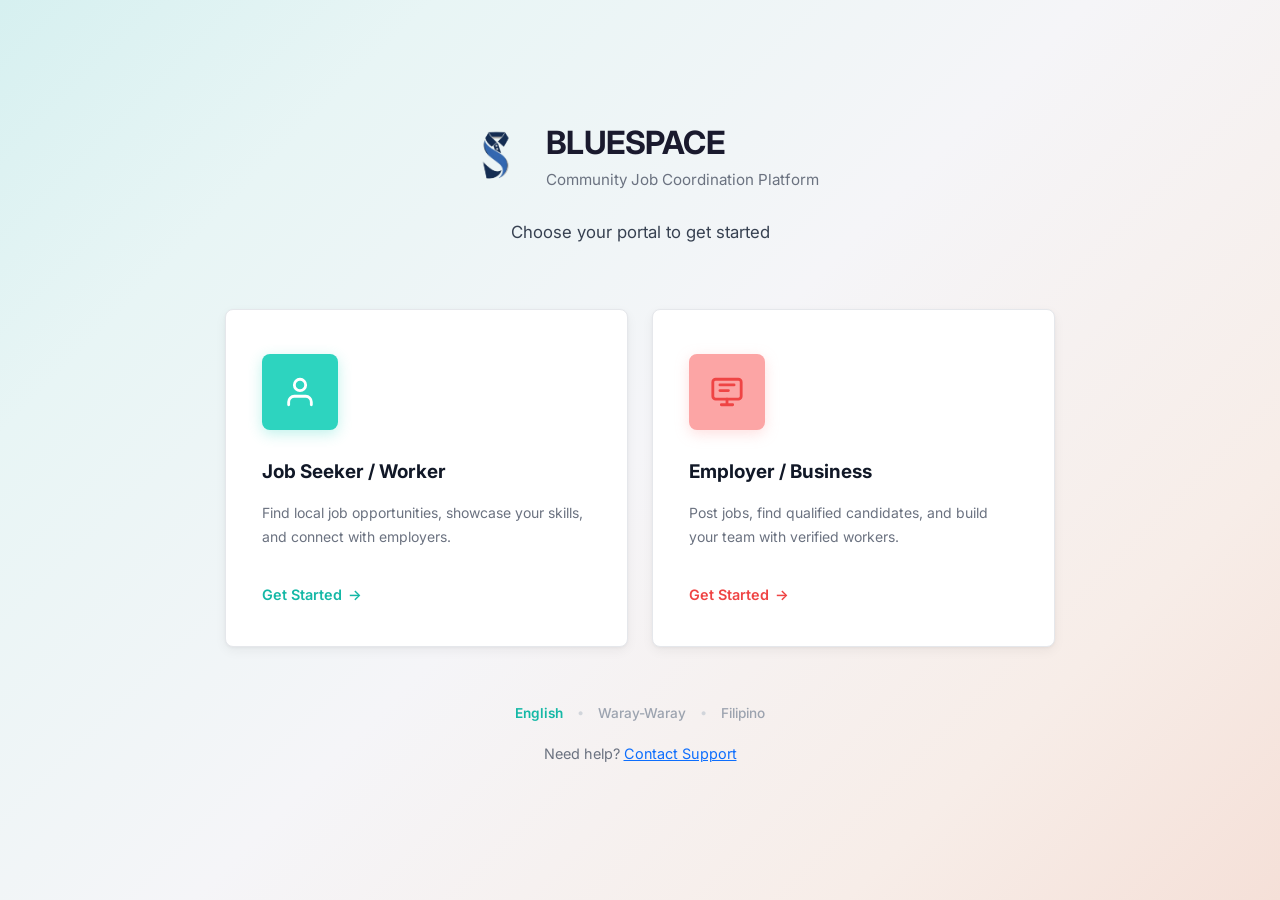
<file: index.html>
<!DOCTYPE html>
<html lang="en">

<head>
  <meta charset="UTF-8" />
  <meta name="viewport" content="width=device-width, initial-scale=1.0" />
  <title>BLUESPACE</title>
  <link href="https://cdn.jsdelivr.net/npm/bootstrap@5.3.2/dist/css/bootstrap.min.css" rel="stylesheet" />
  <link href="https://fonts.googleapis.com/css2?family=Inter:wght@400;500;600;700&display=swap" rel="stylesheet" />
  <style>
    *,
    *::before,
    *::after {
      box-sizing: border-box;
      margin: 0;
      padding: 0;
    }

    body {
      font-family: 'Inter', sans-serif;
      min-height: 100vh;
      background: linear-gradient(135deg, #d6f0f0 0%, #e8f5f5 20%, #f5f5f8 50%, #f7ede8 80%, #f5e0d8 100%);
      display: flex;
      flex-direction: column;
      align-items: center;
      justify-content: center;
      padding: 64px 24px;
    }

    /* ── Page entrance animations ── */
    @keyframes fadeUp {
      from {
        opacity: 0;
        transform: translateY(20px);
      }

      to {
        opacity: 1;
        transform: translateY(0);
      }
    }

    .brand-block {
      animation: fadeUp 0.5s 0.00s ease both;
    }

    .portal-heading {
      animation: fadeUp 0.5s 0.10s ease both;
    }

    .cards-wrapper {
      animation: fadeUp 0.5s 0.20s ease both;
    }

    .footer-text {
      animation: fadeUp 0.5s 0.35s ease both;
    }

    /* ── Brand ── */
    .brand-logo {
      width: 68px;
      height: 68px;
      display: flex;
      align-items: center;
      justify-content: center;
      flex-shrink: 0;
      background: transparent;
      box-shadow: none;
    }

    .brand-logo:hover {
      transform: translateY(-3px) scale(1.04);
      box-shadow: 0 10px 28px rgba(217, 107, 91, 0.38);
    }

    .brand-logo img {
      width: 100%;
      height: 100%;
      object-fit: contain;
      border-radius: 8px;
    }

    .brand-title {
      font-size: 2rem;
      font-weight: 700;
      color: #1a1a2e;
      letter-spacing: -0.5px;
    }

    .brand-subtitle {
      font-size: 0.95rem;
      color: #6b7280;
      font-weight: 400;
      margin-top: 2px;
    }

    .portal-heading {
      font-size: 1.05rem;
      color: #374151;
      font-weight: 400;
      margin-top: 28px;
    }

    /* ── Cards wrapper ── */
    .cards-wrapper {
      max-width: 1000px;
      width: 100%;
      margin-top: 48px;
    }

    /* ── Portal cards ── */
    .portal-card {
      background: #fff;
      border-radius: 8px;
      border: 1.5px solid #e5e7eb;
      padding: 44px 36px 40px;
      cursor: pointer;
      height: 100%;
      position: relative;
      overflow: hidden;

      box-shadow:
        0 1px 3px rgba(0, 0, 0, 0.04),
        0 4px 12px rgba(0, 0, 0, 0.05);

      transition:
        transform 0.28s cubic-bezier(0.34, 1.56, 0.64, 1),
        box-shadow 0.28s ease,
        border-color 0.25s ease;
    }

    /* coloured top-bar that slides in on hover */
    .portal-card::before {
      content: '';
      position: absolute;
      top: 0;
      left: 0;
      right: 0;
      height: 3px;
      border-radius: 8px 8px 0 0;
      transform: scaleX(0);
      transform-origin: left;
      transition: transform 0.3s ease;
    }

    .portal-card--worker::before {
      background: #2dd4bf;
    }

    .portal-card--employer::before {
      background: #ef4444;
    }

    .portal-card--community::before {
      background: #7c3aed;
    }

    .portal-card:hover::before {
      transform: scaleX(1);
    }

    /* lift + deeper shadow */
    .portal-card:hover {
      transform: translateY(-7px);
      box-shadow:
        0 2px 6px rgba(0, 0, 0, 0.04),
        0 14px 36px rgba(0, 0, 0, 0.11),
        0 28px 52px rgba(0, 0, 0, 0.06);
    }

    /* selected worker card */
    /* default: no active colored border */
    .portal-card--worker,
    .portal-card--employer,
    .portal-card--community {
      border-color: #e5e7eb;
    }

    /* worker hover */
    .portal-card--worker:hover {
      border-color: #2dd4bf;
      box-shadow:
        0 0 0 1.5px #2dd4bf,
        0 14px 36px rgba(45, 212, 191, 0.22),
        0 28px 52px rgba(0, 0, 0, 0.07);
    }

    /* employer hover */
    .portal-card--employer:hover {
      border-color: #ef4444;
      box-shadow:
        0 0 0 1.5px #ef4444,
        0 14px 36px rgba(239, 68, 68, 0.22),
        0 28px 52px rgba(0, 0, 0, 0.07);
    }

    /* community hover */
    .portal-card--community:hover {
      border-color: #7c3aed;
      box-shadow:
        0 0 0 1.5px #7c3aed,
        0 14px 36px rgba(124, 58, 237, 0.22),
        0 28px 52px rgba(0, 0, 0, 0.07);
    }

    /* ── Icon wraps ── */
    .icon-wrap {
      width: 76px;
      height: 76px;
      border-radius: 8px;
      display: flex;
      align-items: center;
      justify-content: center;
      margin-bottom: 28px;
      transition:
        transform 0.30s cubic-bezier(0.34, 1.56, 0.64, 1),
        box-shadow 0.30s ease;
    }

    .portal-card:hover .icon-wrap {
      transform: scale(1.10) rotate(-3deg);
    }

    .icon-wrap--teal {
      background: #2dd4bf;
      box-shadow: 0 4px 14px rgba(45, 212, 191, 0.30);
    }

    .icon-wrap--red {
      background: #fca5a5;
      box-shadow: 0 4px 14px rgba(252, 165, 165, 0.35);
    }

    .icon-wrap--purple {
      background: #ddd6fe;
      box-shadow: 0 4px 14px rgba(167, 139, 250, 0.30);
    }

    .portal-card:hover .icon-wrap--teal {
      box-shadow: 0 8px 24px rgba(45, 212, 191, 0.45);
    }

    .portal-card:hover .icon-wrap--red {
      box-shadow: 0 8px 24px rgba(239, 68, 68, 0.30);
    }

    .portal-card:hover .icon-wrap--purple {
      box-shadow: 0 8px 24px rgba(124, 58, 237, 0.25);
    }

    .icon-wrap svg {
      width: 34px;
      height: 34px;
    }

    /* ── Card text ── */
    .card-title {
      font-size: 1.18rem;
      font-weight: 700;
      color: #111827;
      margin-bottom: 14px;
      transition: color 0.2s;
    }

    .portal-card--worker:hover .card-title {
      color: #0d9488;
    }

    .portal-card--employer:hover .card-title {
      color: #dc2626;
    }

    .portal-card--community:hover .card-title {
      color: #6d28d9;
    }

    .card-desc {
      font-size: 0.875rem;
      color: #6b7280;
      line-height: 1.75;
      margin-bottom: 32px;
    }

    /* ── Card links with animated arrow ── */
    .card-link {
      font-size: 0.9rem;
      font-weight: 600;
      text-decoration: none;
      display: inline-flex;
      align-items: center;
      gap: 6px;
      transition: gap 0.22s ease;
    }

    .card-link .arrow {
      display: inline-block;
      transition: transform 0.22s ease;
    }

    .portal-card:hover .card-link {
      gap: 10px;
    }

    .portal-card:hover .card-link .arrow {
      transform: translateX(4px);
    }

    .card-link--teal {
      color: #14b8a6;
    }

    .card-link--red {
      color: #ef4444;
    }

    .card-link--purple {
      color: #7c3aed;
    }

    /* ── Language Selector ── */
    .language-selector {
      display: flex;
      align-items: center;
      gap: 14px;
      margin-top: 56px;
      animation: fadeUp 0.5s 0.30s ease both;
    }

    .lang-link {
      font-size: 0.85rem;
      color: #9ca3af;
      text-decoration: none;
      font-weight: 500;
      transition: color 0.22s ease;
    }

    .lang-link:hover {
      color: #374151;
    }

    .lang-link.active {
      color: #14b8a6;
      font-weight: 600;
    }

    .lang-divider {
      color: #d1d5db;
      font-size: 0.8rem;
    }

    /* ── Footer ── */
    .footer-text {
      font-size: 0.9rem;
      color: #6b7280;
      margin-top: 20px;
      animation: fadeUp 0.5s 0.35s ease both;
    }
  </style>
</head>

<body>

  <!-- Brand -->
  <div class="brand-block d-flex align-items-center gap-3">
    <div class="brand-logo">
      <img src="BlueSpaceIcon.png" alt="BlueSpace Logo">
    </div>
    <div>
      <div class="brand-title">BLUESPACE</div>
      <!-- Added data-i18n attribute here -->
      <div class="brand-subtitle" data-i18n="subtitle">Community Job Coordination Platform</div>
    </div>
  </div>

  <!-- Added data-i18n attribute here -->
  <p class="portal-heading" data-i18n="heading">Choose your portal to get started</p>

  <!-- Cards -->
  <div class="cards-wrapper">
    <!-- Added justify-content-center to center the cards horizontally -->
    <div class="row g-4 justify-content-center">

      <!-- Job Seeker / Worker -->
      <div class="col-12 col-md-5">
        <div class="portal-card portal-card--worker">
          <div class="icon-wrap icon-wrap--teal">
            <svg viewBox="0 0 24 24" fill="none" stroke="white" stroke-width="2" stroke-linecap="round"
              stroke-linejoin="round">
              <path d="M20 21v-2a4 4 0 0 0-4-4H8a4 4 0 0 0-4 4v2" />
              <circle cx="12" cy="7" r="4" />
            </svg>
          </div>
          <!-- Added data-i18n attributes here -->
          <div class="card-title" data-i18n="workerTitle">Job Seeker / Worker</div>
          <div class="card-desc" data-i18n="workerDesc">Find local job opportunities, showcase your skills, and connect
            with employers.</div>
          <a href="JobSeeker_Worker_LogInPage.html" class="card-link card-link--teal" data-i18n="getStarted">Get Started
            <span class="arrow">→</span></a>
        </div>
      </div>

      <!-- Employer / Business -->
      <div class="col-12 col-md-5">
        <div class="portal-card portal-card--employer">
          <div class="icon-wrap icon-wrap--red">
            <svg viewBox="0 0 24 24" fill="none" stroke="#ef4444" stroke-width="2" stroke-linecap="round"
              stroke-linejoin="round">
              <rect x="2" y="3" width="20" height="14" rx="2" />
              <path d="M8 21h8M12 17v4" />
              <path d="M7 7h10M7 11h6" />
            </svg>
          </div>
          <!-- Added data-i18n attributes here -->
          <div class="card-title" data-i18n="employerTitle">Employer / Business</div>
          <div class="card-desc" data-i18n="employerDesc">Post jobs, find qualified candidates, and build your team with
            verified workers.</div>
          <a href="Employer_LogInPage.html" class="card-link card-link--red" data-i18n="getStarted">Get Started <span
              class="arrow">→</span></a>
        </div>
      </div>

    </div>
  </div>

  <!-- Language Selector with added onclick events and IDs -->
  <div class="language-selector">
    <a href="#" id="lang-en" class="lang-link active" onclick="switchLanguage('en', event)">English</a>

    <span class="lang-divider">•</span>

    <a href="#" id="lang-war" class="lang-link" onclick="switchLanguage('war', event)">Waray-Waray</a>

    <span class="lang-divider">•</span>

    <a href="#" id="lang-tl" class="lang-link" onclick="switchLanguage('tl', event)">Filipino</a>
  </div>

  <!-- Added data-i18n attributes for the footer text and link -->
  <p class="footer-text"><span data-i18n="needHelp">Need help? </span><a href="#" class="footer-link"
      data-i18n="contactSupport">Contact Support</a></p>

  <script src="https://cdn.jsdelivr.net/npm/bootstrap@5.3.2/dist/js/bootstrap.bundle.min.js"></script>

  <!-- Script for Language Switching -->
  <script>
    const translations = {
      en: {
        subtitle: "Community Job Coordination Platform",
        heading: "Choose your portal to get started",
        workerTitle: "Job Seeker / Worker",
        workerDesc: "Find local job opportunities, showcase your skills, and connect with employers.",
        employerTitle: "Employer / Business",
        employerDesc: "Post jobs, find qualified candidates, and build your team with verified workers.",
        getStarted: 'Get Started <span class="arrow">→</span>',
        needHelp: "Need help? ",
        contactSupport: "Contact Support"
      },
      war: {
        subtitle: "Plataporma han Komunidad para Pagbiling hin Trabaho",
        heading: "Pili-a an imo portal para magtikang",
        workerTitle: "Nambibiling Trabaho / Trabahante",
        workerDesc: "Pamiling hin mga trabaho ha lokal, ipakita an imo mga abilidad, ngan makigsumpayan ha mga agaron.",
        employerTitle: "Agaron / Negosyo",
        employerDesc: "Pag-post hin mga trabaho, pamiling hin mga kwalipikado nga aplikante, ngan pagporma han imo grupo upod an mga trabahante nga beripikado.",
        getStarted: 'Magtikang <span class="arrow">→</span>',
        needHelp: "Kinahanglan hin bulig? ",
        contactSupport: "Kontaka an Suporta"
      }, tl: {
        subtitle: "Plataporma ng Komunidad para sa Koordinasyon ng Trabaho",
        heading: "Piliin ang iyong portal upang makapagsimula",
        workerTitle: "Naghahanap ng Trabaho / Manggagawa",
        workerDesc: "Maghanap ng mga lokal na oportunidad sa trabaho, ipakita ang iyong mga kasanayan, at kumonekta sa mga employer.",
        employerTitle: "Employer / Negosyo",
        employerDesc: "Mag-post ng mga trabaho, humanap ng mga kwalipikadong aplikante, at bumuo ng iyong pangkat kasama ang mga beripikadong manggagawa.",
        getStarted: 'Magsimula <span class="arrow">→</span>',
        needHelp: "Kailangan ng tulong? ",
        contactSupport: "Makipag-ugnayan sa Suporta"
      }
    };

    function switchLanguage(lang, event) {
      if (event) {
        event.preventDefault();
      }

      if (!translations[lang]) {
        console.warn(`Unsupported language: ${lang}`);
        return;
      }

      localStorage.setItem('preferredLanguage', lang);
      document.documentElement.lang = lang === 'tl' ? 'fil' : lang;

      document.querySelectorAll('.lang-link').forEach(link => {
        link.classList.remove('active');
      });

      const activeLanguageLink = document.getElementById('lang-' + lang);

      if (activeLanguageLink) {
        activeLanguageLink.classList.add('active');
      }

      document.querySelectorAll('[data-i18n]').forEach(element => {
        const key = element.getAttribute('data-i18n');
        const translation = translations[lang][key];

        if (translation !== undefined) {
          element.innerHTML = translation;
        }
      });
    }

    // On page load, check for a saved language and apply it
    document.addEventListener('DOMContentLoaded', () => {
      const savedLang = localStorage.getItem('preferredLanguage');

      if (savedLang && translations[savedLang]) {
        switchLanguage(savedLang);
      } else {
        switchLanguage('en');
      }
    });
  </script>
</body>

</html>
</file>
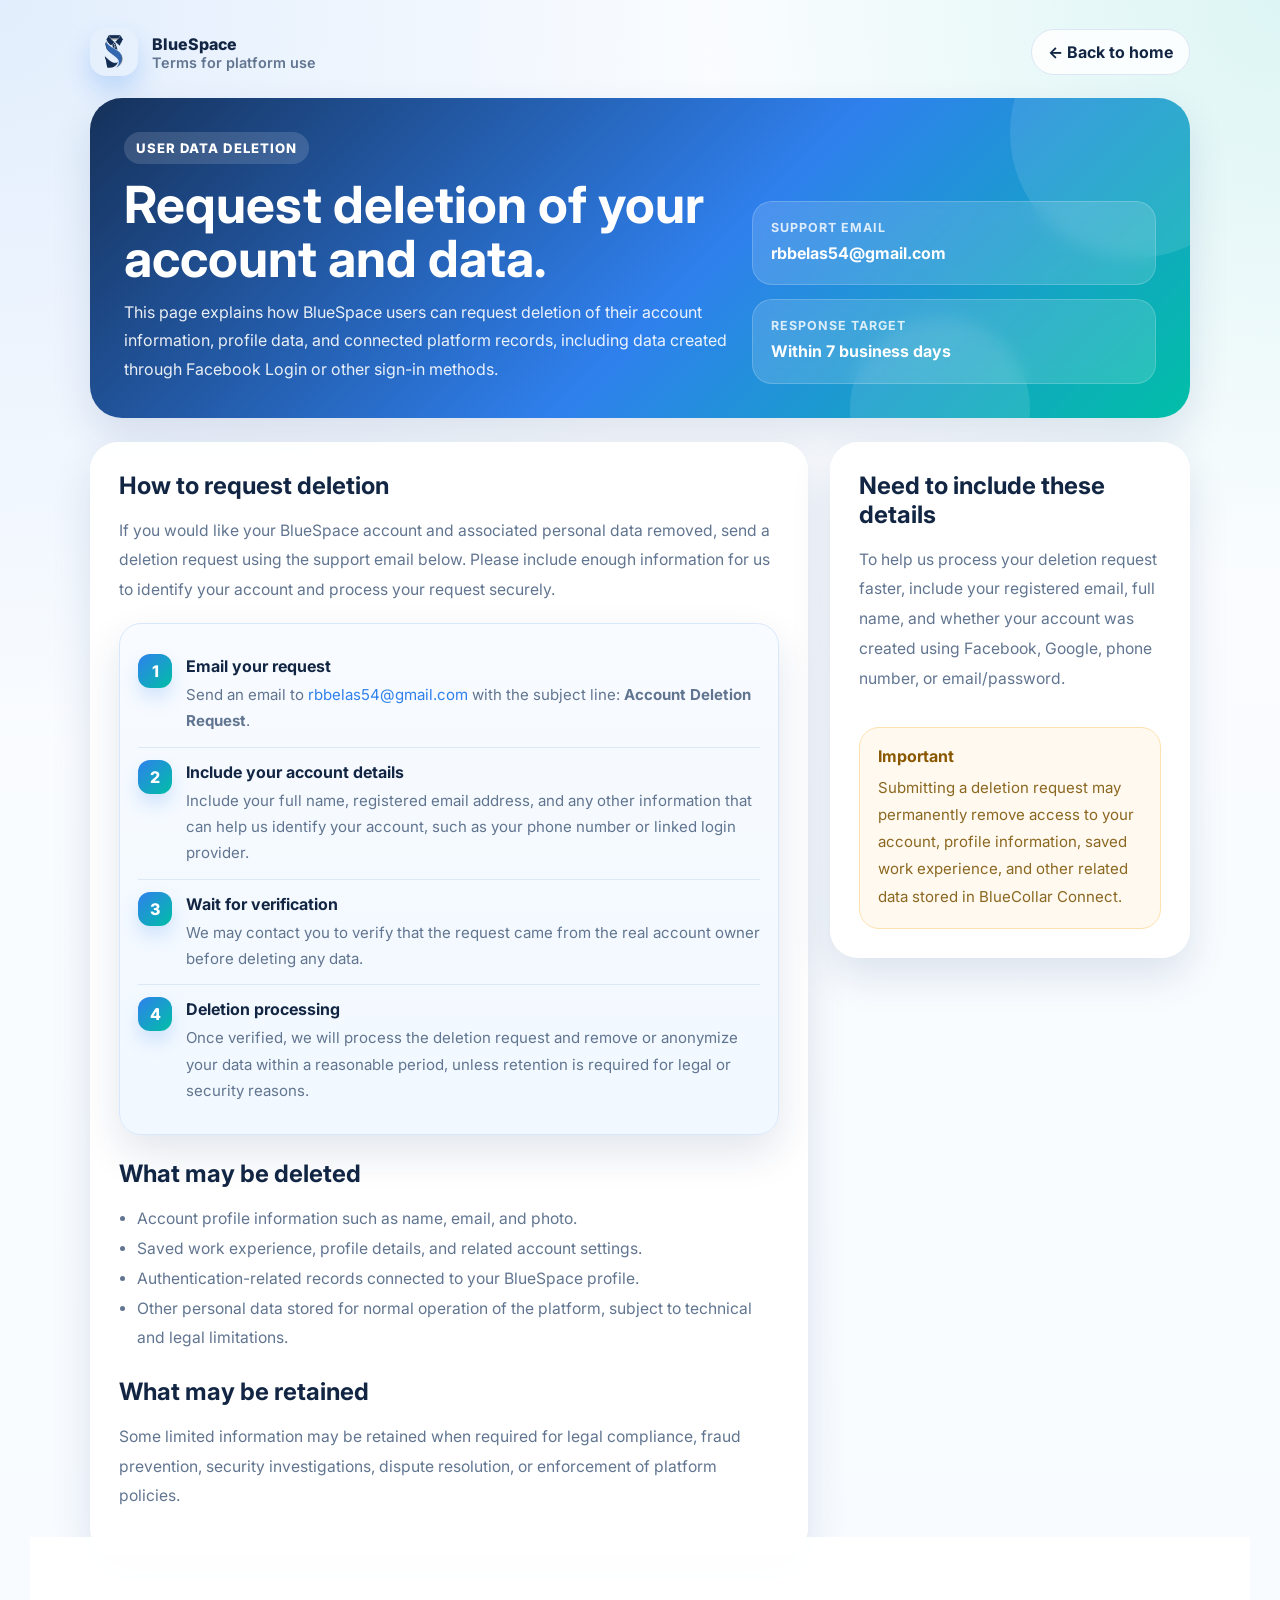
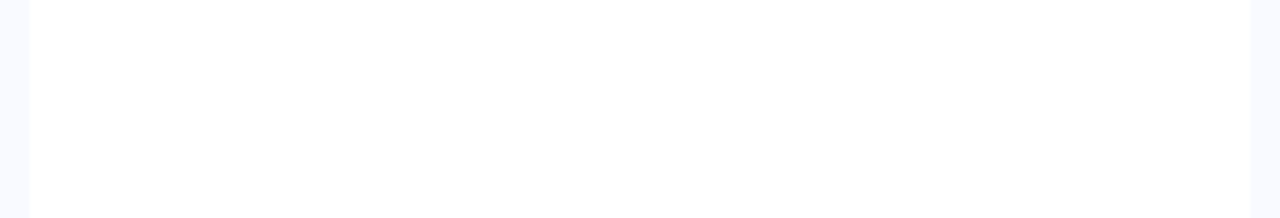
<file: delete.html>
<!DOCTYPE html>
<html lang="en">

<head>
  <meta charset="UTF-8" />
  <meta name="viewport" content="width=device-width, initial-scale=1.0" />
  <title>Data Deletion Instructions | BlueSpace</title>
  <link rel="preconnect" href="https://fonts.googleapis.com">
  <link rel="preconnect" href="https://fonts.gstatic.com" crossorigin>
  <link href="https://fonts.googleapis.com/css2?family=Inter:wght@400;500;600;700;800&display=swap" rel="stylesheet">
  <style>
    :root {
      --bg: #f7fbff;
      --card: rgba(255, 255, 255, 0.95);
      --text: #122644;
      --muted: #617590;
      --line: #dce7f5;
      --brand: #2f80ed;
      --brand-dark: #205eb2;
      --accent: #00bfa6;
      --warning: #f59e0b;
      --shadow: 0 18px 40px rgba(18, 52, 104, 0.12);
      --radius: 28px;
      --max: 1100px;
    }

    * {
      box-sizing: border-box;
    }

    body {
      margin: 0;
      font-family: 'Inter', sans-serif;
      color: var(--text);
      background:
        radial-gradient(circle at top right, rgba(0, 191, 166, 0.12), transparent 26%),
        radial-gradient(circle at top left, rgba(47, 128, 237, 0.12), transparent 34%),
        linear-gradient(180deg, #fbfdff 0%, var(--bg) 100%);
    }

    a {
      color: var(--brand);
      text-decoration: none;
    }

    a:hover {
      text-decoration: underline;
    }

    .page {
      min-height: 100vh;
      padding: 28px 18px 64px;
    }

    .shell {
      max-width: var(--max);
      margin: 0 auto;
    }

    .topbar {
      display: flex;
      align-items: center;
      justify-content: space-between;
      gap: 16px;
      flex-wrap: wrap;
      margin-bottom: 22px;
    }

    .brand {
      display: flex;
      align-items: center;
      gap: 14px;
      font-weight: 800;
    }

    .logo {
      width: 48px;
      height: 48px;
      border-radius: 16px;
      box-shadow: 0 14px 26px rgba(47, 128, 237, 0.24);
      object-fit: cover;
    }

    .back-link {
      display: inline-flex;
      align-items: center;
      justify-content: center;
      min-height: 46px;
      padding: 0 16px;
      border-radius: 999px;
      border: 1px solid var(--line);
      background: rgba(255, 255, 255, 0.85);
      color: var(--text);
      font-weight: 700;
    }

    .hero {
      background: linear-gradient(135deg, #16315a, #2f80ed 55%, #00bfa6);
      color: #fff;
      border-radius: 32px;
      box-shadow: var(--shadow);
      overflow: hidden;
      position: relative;
      margin-bottom: 24px;
    }

    .hero::before,
    .hero::after {
      content: "";
      position: absolute;
      border-radius: 50%;
      background: rgba(255, 255, 255, 0.1);
    }

    .hero::before {
      width: 250px;
      height: 250px;
      right: -70px;
      top: -90px;
    }

    .hero::after {
      width: 180px;
      height: 180px;
      right: 160px;
      bottom: -80px;
    }

    .hero-inner {
      position: relative;
      z-index: 1;
      padding: 34px;
      display: grid;
      grid-template-columns: 1.2fr 0.8fr;
      gap: 22px;
      align-items: end;
    }

    .pill {
      display: inline-flex;
      align-items: center;
      gap: 8px;
      padding: 8px 12px;
      border-radius: 999px;
      background: rgba(255, 255, 255, 0.14);
      text-transform: uppercase;
      letter-spacing: .08em;
      font-size: .82rem;
      font-weight: 800;
      margin-bottom: 14px;
    }

    .hero h1 {
      margin: 0 0 12px;
      font-size: clamp(2rem, 4vw, 3.2rem);
      line-height: 1.05;
    }

    .hero p {
      margin: 0;
      color: rgba(255, 255, 255, 0.9);
      line-height: 1.8;
      font-size: 1rem;
    }

    .hero-meta {
      display: grid;
      gap: 14px;
    }

    .meta-card {
      padding: 18px;
      border-radius: 20px;
      background: rgba(255, 255, 255, 0.14);
      border: 1px solid rgba(255, 255, 255, 0.18);
      backdrop-filter: blur(8px);
    }

    .meta-card small {
      display: block;
      font-size: .78rem;
      text-transform: uppercase;
      letter-spacing: .08em;
      margin-bottom: 6px;
      opacity: .82;
      font-weight: 700;
    }

    .meta-card strong {
      display: block;
      font-size: 1rem;
      line-height: 1.6;
    }

    .grid {
      display: grid;
      grid-template-columns: 1fr 360px;
      gap: 22px;
    }

    .main,
    .side,
    .steps,
    .contact {
      background: var(--card);
      border: 1px solid rgba(255, 255, 255, 0.8);
      box-shadow: var(--shadow);
      backdrop-filter: blur(12px);
    }

    .main,
    .side {
      border-radius: 28px;
      padding: 28px;
    }

    .main h2,
    .side h2 {
      margin: 0 0 12px;
      font-size: 1.5rem;
    }

    .main p,
    .main li,
    .side p,
    .contact p {
      color: var(--muted);
      line-height: 1.9;
      font-size: .98rem;
    }

    .main ul {
      padding-left: 18px;
    }

    .steps {
      border-radius: 22px;
      padding: 18px;
      margin-top: 18px;
      background: linear-gradient(180deg, #f8fbff, #f1f8ff);
      border-color: #d8e7fb;
    }

    .step {
      display: flex;
      gap: 14px;
      align-items: flex-start;
      padding: 12px 0;
      border-bottom: 1px solid #dce8f6;
    }

    .step:last-child {
      border-bottom: 0;
    }

    .step-num {
      width: 34px;
      height: 34px;
      border-radius: 12px;
      flex: 0 0 auto;
      display: grid;
      place-items: center;
      background: linear-gradient(135deg, var(--brand), var(--accent));
      color: #fff;
      font-weight: 800;
      box-shadow: 0 10px 18px rgba(47, 128, 237, 0.18);
    }

    .step h3 {
      margin: 2px 0 6px;
      font-size: 1rem;
    }

    .step p {
      margin: 0;
      color: var(--muted);
      line-height: 1.75;
      font-size: .94rem;
    }

    .side {
      display: grid;
      gap: 18px;
      align-self: start;
      position: sticky;
      top: 20px;
    }

    .status-box {
      border-radius: 20px;
      padding: 18px;
      background: #fff9ef;
      border: 1px solid #fde2b0;
    }

    .status-box h3 {
      margin: 0 0 8px;
      font-size: 1rem;
      color: #8a5800;
    }

    .status-box p {
      margin: 0;
      color: #8b6821;
      line-height: 1.8;
      font-size: .94rem;
    }

    .contact {
      margin-top: 24px;
      border-radius: 24px;
      padding: 22px;
      display: flex;
      align-items: center;
      justify-content: space-between;
      gap: 18px;
      flex-wrap: wrap;
    }

    .actions {
      display: flex;
      gap: 12px;
      flex-wrap: wrap;
    }

    .btn {
      display: inline-flex;
      align-items: center;
      justify-content: center;
      min-height: 48px;
      padding: 0 18px;
      border-radius: 14px;
      font-weight: 700;
      text-decoration: none;
    }

    .btn-primary {
      background: var(--brand);
      color: #fff;
      box-shadow: 0 14px 26px rgba(47, 128, 237, 0.18);
    }

    .btn-secondary {
      background: #eef6ff;
      color: var(--brand-dark);
    }

    @media (max-width: 960px) {

      .hero-inner,
      .grid {
        grid-template-columns: 1fr;
      }

      .side {
        position: static;
      }
    }

    @media (max-width: 640px) {
      .page {
        padding: 18px 12px 44px;
      }

      .hero,
      .main,
      .side,
      .contact {
        border-radius: 22px;
      }

      .hero-inner,
      .main,
      .side {
        padding: 22px 18px;
      }

      .contact {
        padding: 18px;
      }

      .back-link {
        width: 100%;
      }

      .actions {
        width: 100%;
      }

      .actions .btn {
        width: 100%;
      }
    }
  </style>
</head>

<body>
  <div class="page">
    <div class="shell">
      <div class="topbar">
        <div class="brand">
          <img class="logo" src="BlueSpaceIcon.png" alt="BlueSpace Logo" />
          <div>
            <div>BlueSpace</div>
            <div style="font-size:.9rem;color:var(--muted);font-weight:600;">Terms for platform use</div>
          </div>
        </div>
        <a href="\" class="back-link">← Back to home</a>
      </div>

      <section class="hero">
        <div class="hero-inner">
          <div>
            <div class="pill">User Data Deletion</div>
            <h1>Request deletion of your account and data.</h1>
            <p>This page explains how BlueSpace users can request deletion of their account information, profile data,
              and connected platform records, including data created through Facebook Login or other sign-in methods.
            </p>
          </div>
          <div class="hero-meta">
            <div class="meta-card">
              <small>Support email</small>
              <strong>rbbelas54@gmail.com</strong>
            </div>
            <div class="meta-card">
              <small>Response target</small>
              <strong>Within 7 business days</strong>
            </div>
          </div>
        </div>
      </section>

      <div class="grid">
        <main class="main">
          <h2>How to request deletion</h2>
          <p>If you would like your BlueSpace account and associated personal data removed, send a deletion request
            using the support email below. Please include enough information for us to identify your account and process
            your request securely.</p>

          <div class="steps">
            <div class="step">
              <div class="step-num">1</div>
              <div>
                <h3>Email your request</h3>
                <p>Send an email to <a href="mailto:rbbelas54@gmail.com">rbbelas54@gmail.com</a> with the subject line:
                  <strong>Account Deletion Request</strong>.</p>
              </div>
            </div>
            <div class="step">
              <div class="step-num">2</div>
              <div>
                <h3>Include your account details</h3>
                <p>Include your full name, registered email address, and any other information that can help us identify
                  your account, such as your phone number or linked login provider.</p>
              </div>
            </div>
            <div class="step">
              <div class="step-num">3</div>
              <div>
                <h3>Wait for verification</h3>
                <p>We may contact you to verify that the request came from the real account owner before deleting any
                  data.</p>
              </div>
            </div>
            <div class="step">
              <div class="step-num">4</div>
              <div>
                <h3>Deletion processing</h3>
                <p>Once verified, we will process the deletion request and remove or anonymize your data within a
                  reasonable period, unless retention is required for legal or security reasons.</p>
              </div>
            </div>
          </div>

          <h2 style="margin-top:24px;">What may be deleted</h2>
          <ul>
            <li>Account profile information such as name, email, and photo.</li>
            <li>Saved work experience, profile details, and related account settings.</li>
            <li>Authentication-related records connected to your BlueSpace profile.</li>
            <li>Other personal data stored for normal operation of the platform, subject to technical and legal
              limitations.</li>
          </ul>

          <h2 style="margin-top:24px;">What may be retained</h2>
          <p>Some limited information may be retained when required for legal compliance, fraud prevention, security
            investigations, dispute resolution, or enforcement of platform policies.</p>
        </main>

        <aside class="side">
          <div>
            <h2>Need to include these details</h2>
            <p>To help us process your deletion request faster, include your registered email, full name, and whether
              your account was created using Facebook, Google, phone number, or email/password.</p>
          </div>

          <div class="status-box">
            <h3>Important</h3>
            <p>Submitting a deletion request may permanently remove access to your account, profile information, saved
              work experience, and other related data stored in BlueCollar Connect.</p>
          </div>
        </aside>
      </div>

      <section class="contact">
        <div>
          <h2 style="margin:0 0 8px; font-size:1.2rem;">Need another policy page?</h2>
          <p style="margin:0;">You can also review our privacy policy and terms of service for more details about data
            handling and platform use.</p>
        </div>
        <div class="actions">
          <a class="btn btn-primary" href="privacy.html">Privacy Policy</a>
          <a class="btn btn-secondary" href="terms.html">Terms of Service</a>
        </div>
      </section>
    </div>
  </div>
</body>

</html>
</file>
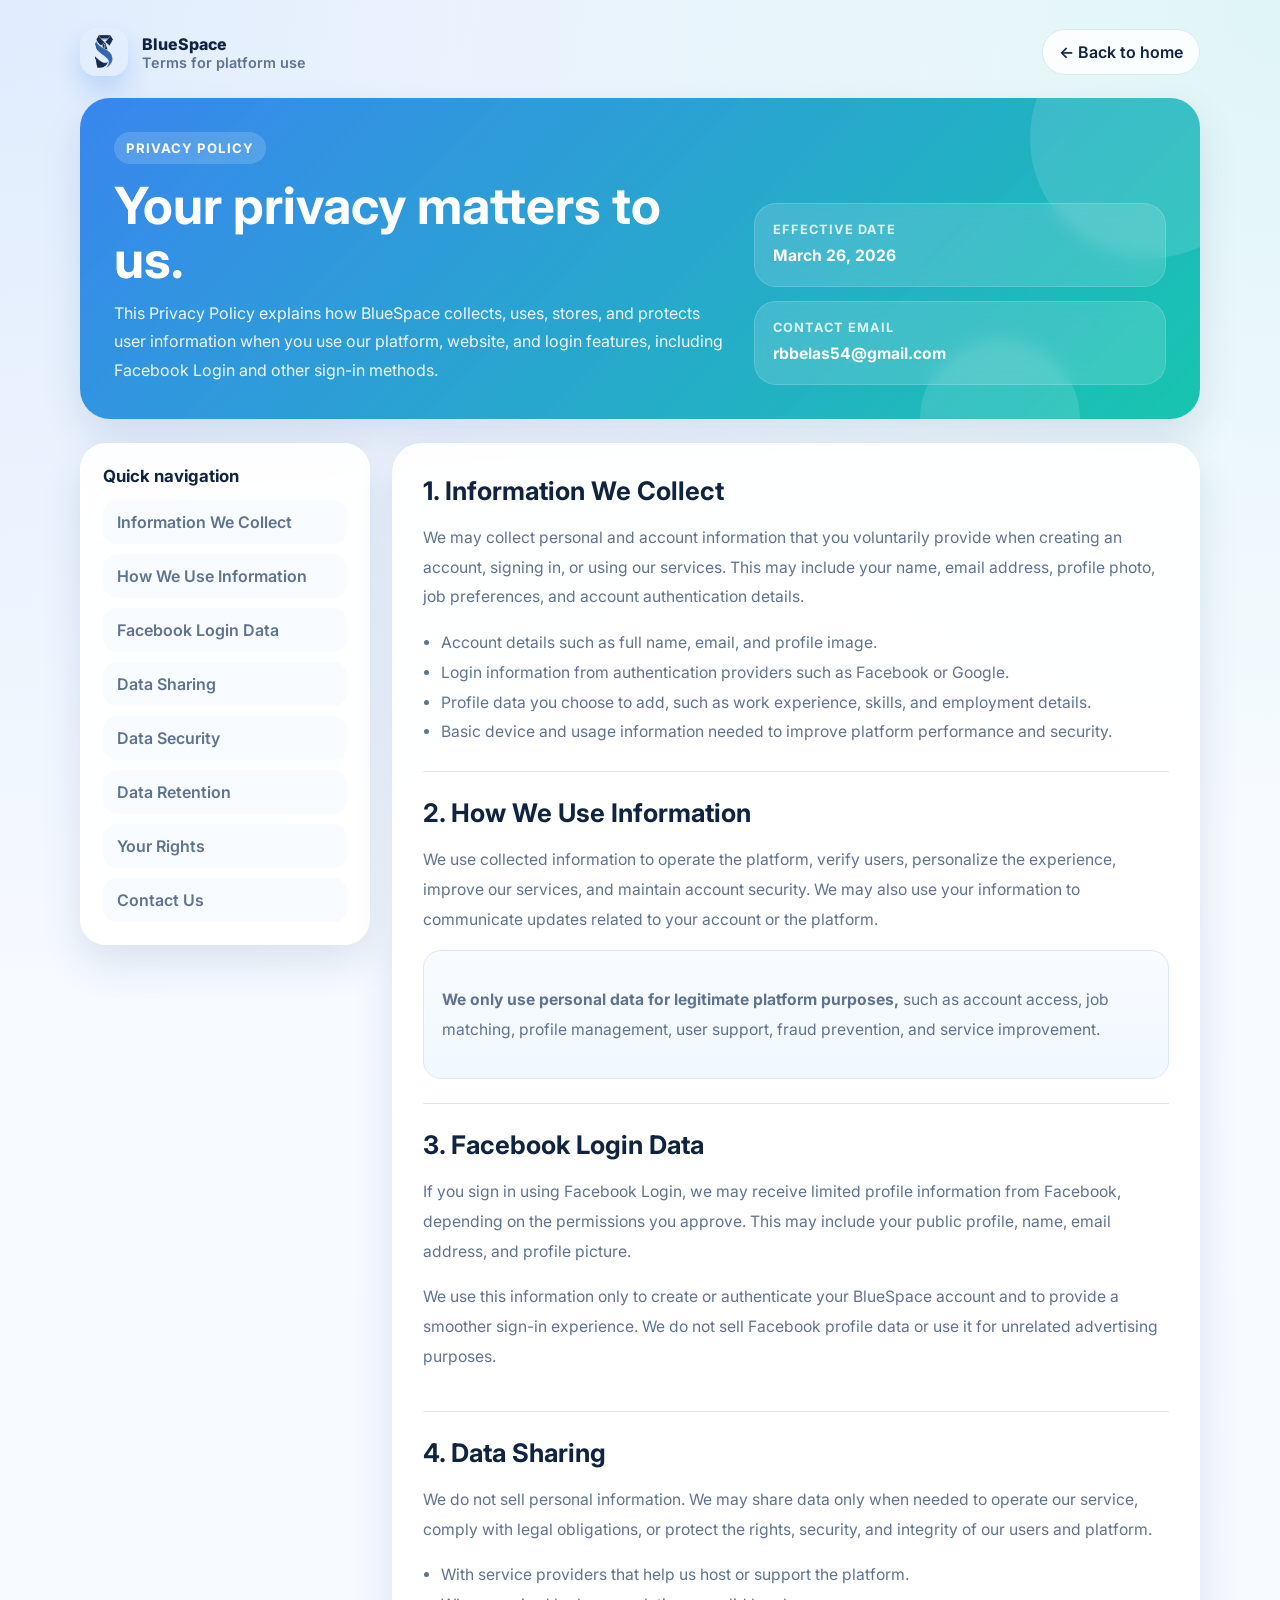
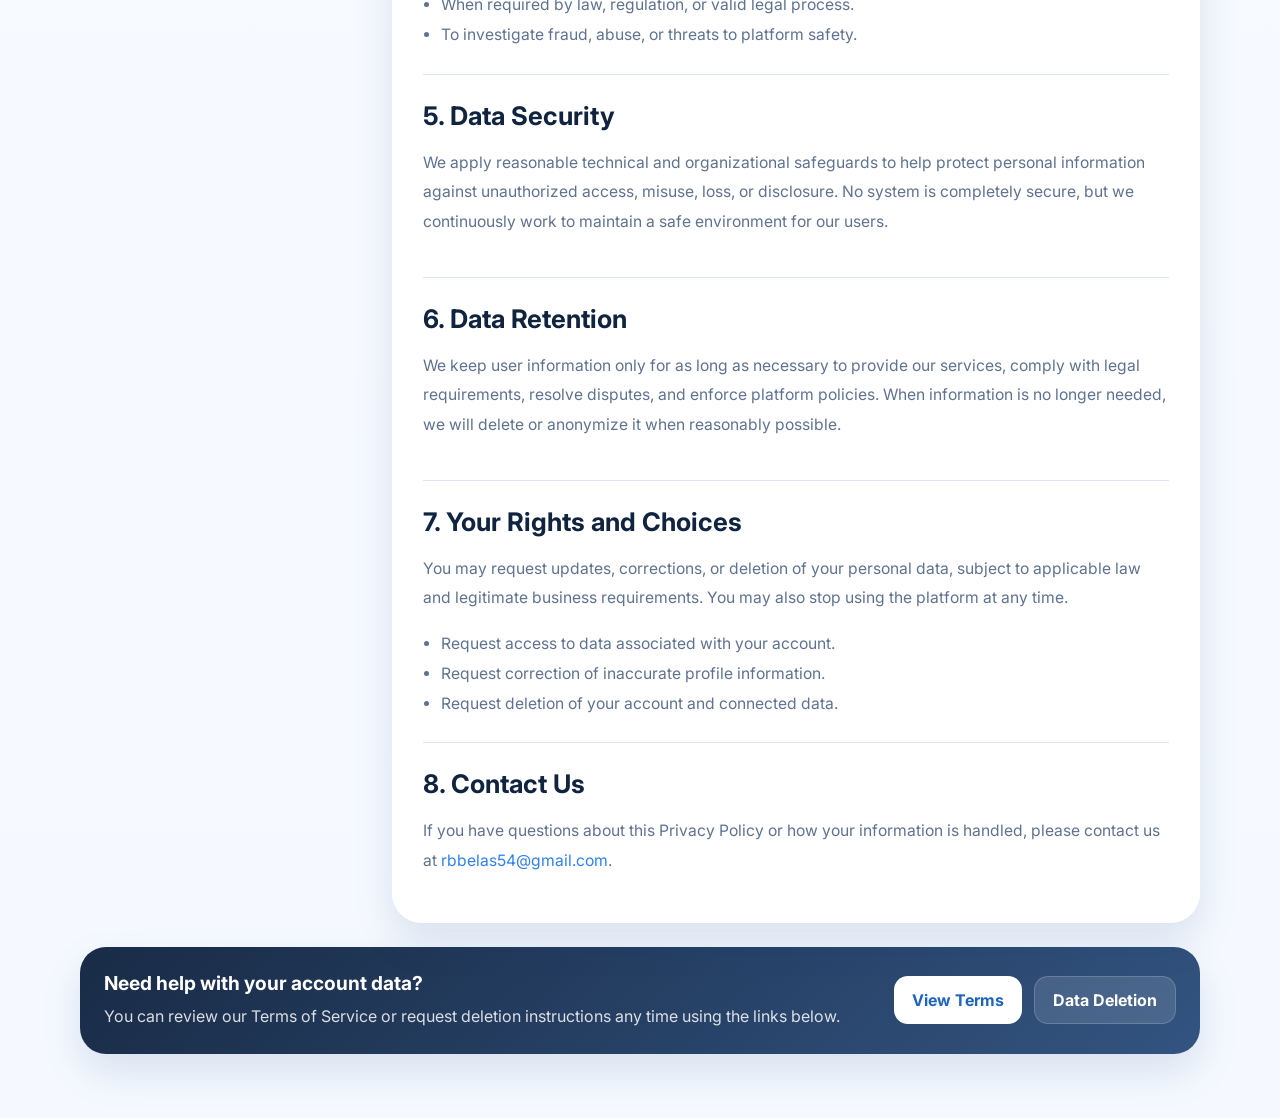
<file: privacy.html>
<!DOCTYPE html>
<html lang="en">
<head>
  <meta charset="UTF-8" />
  <meta name="viewport" content="width=device-width, initial-scale=1.0" />
  <title>Privacy Policy | BlueSpace</title>
  <link rel="preconnect" href="https://fonts.googleapis.com">
  <link rel="preconnect" href="https://fonts.gstatic.com" crossorigin>
  <link href="https://fonts.googleapis.com/css2?family=Inter:wght@400;500;600;700;800&display=swap" rel="stylesheet">
  <style>
    :root {
      --bg: #f5f9ff;
      --bg-soft: #eef6ff;
      --card: rgba(255,255,255,0.92);
      --text: #10233f;
      --muted: #5f728f;
      --line: #d9e6f7;
      --brand: #2f80ed;
      --brand-dark: #1e63bd;
      --accent: #00bfa6;
      --shadow: 0 18px 40px rgba(20, 60, 120, 0.12);
      --radius: 24px;
      --max: 1120px;
    }

    * { box-sizing: border-box; }
    html { scroll-behavior: smooth; }
    body {
      margin: 0;
      font-family: 'Inter', sans-serif;
      color: var(--text);
      background:
        radial-gradient(circle at top left, rgba(47,128,237,0.12), transparent 34%),
        radial-gradient(circle at top right, rgba(0,191,166,0.1), transparent 28%),
        linear-gradient(180deg, #f8fbff 0%, var(--bg) 100%);
    }

    a { color: var(--brand); text-decoration: none; }
    a:hover { text-decoration: underline; }

    .page {
      min-height: 100vh;
      padding: 28px 18px 64px;
    }

    .shell {
      max-width: var(--max);
      margin: 0 auto;
    }

    .topbar {
      display: flex;
      align-items: center;
      justify-content: space-between;
      gap: 16px;
      margin-bottom: 22px;
      flex-wrap: wrap;
    }

    .brand {
      display: inline-flex;
      align-items: center;
      gap: 14px;
      font-weight: 800;
      color: var(--text);
    }

    .brand-badge {
      width: 48px;
      height: 48px;
      border-radius: 16px;
      display: grid;
      place-items: center;
      background: linear-gradient(135deg, var(--brand), #62a7ff);
      color: #fff;
      box-shadow: 0 14px 28px rgba(47, 128, 237, 0.22);
      font-size: 1.1rem;
    }

    .back-link {
      display: inline-flex;
      align-items: center;
      gap: 8px;
      padding: 12px 16px;
      border: 1px solid var(--line);
      border-radius: 999px;
      background: rgba(255,255,255,0.85);
      color: var(--text);
      font-weight: 600;
      backdrop-filter: blur(8px);
    }

    .hero {
      background: linear-gradient(135deg, rgba(47,128,237,0.95), rgba(0,191,166,0.9));
      color: #fff;
      border-radius: 30px;
      padding: 34px;
      box-shadow: var(--shadow);
      position: relative;
      overflow: hidden;
      margin-bottom: 24px;
    }

    .hero::before,
    .hero::after {
      content: "";
      position: absolute;
      border-radius: 50%;
      background: rgba(255,255,255,0.12);
    }

    .hero::before {
      width: 240px;
      height: 240px;
      right: -70px;
      top: -80px;
    }

    .hero::after {
      width: 160px;
      height: 160px;
      right: 120px;
      bottom: -80px;
    }

    .hero-content {
      position: relative;
      z-index: 1;
      display: grid;
      grid-template-columns: 1.2fr 0.8fr;
      gap: 22px;
      align-items: end;
    }

    .eyebrow {
      display: inline-flex;
      align-items: center;
      gap: 8px;
      font-size: 0.82rem;
      font-weight: 700;
      letter-spacing: 0.08em;
      text-transform: uppercase;
      padding: 8px 12px;
      border-radius: 999px;
      background: rgba(255,255,255,0.16);
      margin-bottom: 14px;
    }

    .hero h1 {
      margin: 0 0 12px;
      font-size: clamp(2rem, 4vw, 3.3rem);
      line-height: 1.06;
    }

    .hero p {
      margin: 0;
      font-size: 1rem;
      line-height: 1.8;
      color: rgba(255,255,255,0.92);
      max-width: 700px;
    }

    .hero-meta {
      display: grid;
      gap: 14px;
    }

    .meta-card {
      border-radius: 22px;
      padding: 18px;
      background: rgba(255,255,255,0.14);
      border: 1px solid rgba(255,255,255,0.16);
      backdrop-filter: blur(8px);
    }

    .meta-label {
      font-size: 0.8rem;
      text-transform: uppercase;
      letter-spacing: 0.08em;
      opacity: 0.82;
      margin-bottom: 6px;
      font-weight: 700;
    }

    .meta-value {
      font-size: 0.98rem;
      font-weight: 700;
      line-height: 1.6;
    }

    .layout {
      display: grid;
      grid-template-columns: 290px minmax(0, 1fr);
      gap: 22px;
      align-items: start;
    }

    .toc,
    .content {
      background: var(--card);
      border: 1px solid rgba(255,255,255,0.7);
      box-shadow: var(--shadow);
      backdrop-filter: blur(12px);
    }

    .toc {
      border-radius: 26px;
      padding: 22px;
      position: sticky;
      top: 20px;
    }

    .toc h2 {
      margin: 0 0 14px;
      font-size: 1.05rem;
    }

    .toc nav {
      display: grid;
      gap: 10px;
    }

    .toc a {
      display: block;
      padding: 11px 13px;
      border-radius: 14px;
      color: var(--muted);
      font-weight: 600;
      background: #f8fbff;
      border: 1px solid transparent;
      transition: 0.2s ease;
    }

    .toc a:hover {
      color: var(--brand-dark);
      border-color: #cfe2ff;
      background: #fff;
      text-decoration: none;
      transform: translateX(2px);
    }

    .content {
      border-radius: 30px;
      padding: 30px;
    }

    .section {
      padding-bottom: 24px;
      margin-bottom: 24px;
      border-bottom: 1px solid var(--line);
    }

    .section:last-child {
      margin-bottom: 0;
      padding-bottom: 0;
      border-bottom: 0;
    }

    .section h2 {
      margin: 0 0 12px;
      font-size: clamp(1.25rem, 2vw, 1.6rem);
      line-height: 1.3;
    }

    .section p,
    .section li {
      color: var(--muted);
      font-size: 0.98rem;
      line-height: 1.9;
    }

    .section ul {
      margin: 12px 0 0;
      padding-left: 18px;
    }

    .highlight {
      padding: 18px;
      border-radius: 18px;
      background: linear-gradient(180deg, #f8fbff, #f1f8ff);
      border: 1px solid #d8e8ff;
    }

    .footer-card {
      margin-top: 24px;
      border-radius: 26px;
      padding: 24px;
      background: linear-gradient(135deg, rgba(16,35,63,0.96), rgba(34,70,118,0.92));
      color: #fff;
      box-shadow: var(--shadow);
      display: flex;
      align-items: center;
      justify-content: space-between;
      gap: 18px;
      flex-wrap: wrap;
    }

    .footer-card h3 {
      margin: 0 0 8px;
      font-size: 1.2rem;
    }

    .footer-card p {
      margin: 0;
      color: rgba(255,255,255,0.84);
      line-height: 1.7;
    }

    .footer-actions {
      display: flex;
      gap: 12px;
      flex-wrap: wrap;
    }

    .btn {
      display: inline-flex;
      align-items: center;
      justify-content: center;
      gap: 8px;
      min-height: 48px;
      padding: 0 18px;
      border-radius: 14px;
      font-weight: 700;
      border: 0;
      cursor: pointer;
      text-decoration: none;
    }

    .btn-primary {
      background: #fff;
      color: var(--brand-dark);
    }

    .btn-secondary {
      background: rgba(255,255,255,0.12);
      color: #fff;
      border: 1px solid rgba(255,255,255,0.18);
    }

    .logo {
      width: 48px;
      height: 48px;
      border-radius: 16px;
      box-shadow: 0 14px 26px rgba(47, 128, 237, 0.24);
      object-fit: cover;
    }

    @media (max-width: 960px) {
      .hero-content,
      .layout {
        grid-template-columns: 1fr;
      }

      .toc {
        position: static;
      }
    }

    @media (max-width: 640px) {
      .page {
        padding: 18px 12px 44px;
      }

      .hero,
      .content,
      .toc,
      .footer-card {
        border-radius: 22px;
      }

      .hero,
      .content {
        padding: 22px 18px;
      }

      .toc,
      .footer-card {
        padding: 18px;
      }

      .brand-badge {
        width: 42px;
        height: 42px;
        border-radius: 14px;
      }

      .topbar {
        align-items: stretch;
      }

      .back-link {
        width: 100%;
        justify-content: center;
      }

      .footer-actions {
        width: 100%;
      }

      .footer-actions .btn {
        width: 100%;
      }
    }
  </style>
</head>
<body>
  <div class="page">
    <div class="shell">
      <div class="topbar">
        <div class="brand">
          <img class="logo" src="BlueSpaceIcon.png" alt="BlueSpace Logo" />
          <div>
            <div>BlueSpace</div>
            <div style="font-size:.9rem;color:var(--muted);font-weight:600;">Terms for platform use</div>
          </div>
        </div>
        <a class="back-link" href="\">← Back to home</a>
      </div>

      <section class="hero">
        <div class="hero-content">
          <div>
            <div class="eyebrow">Privacy Policy</div>
            <h1>Your privacy matters to us.</h1>
            <p>
              This Privacy Policy explains how BlueSpace collects, uses, stores, and protects user information when you use our platform, website, and login features, including Facebook Login and other sign-in methods.
            </p>
          </div>
          <div class="hero-meta">
            <div class="meta-card">
              <div class="meta-label">Effective date</div>
              <div class="meta-value">March 26, 2026</div>
            </div>
            <div class="meta-card">
              <div class="meta-label">Contact email</div>
              <div class="meta-value">rbbelas54@gmail.com</div>
            </div>
          </div>
        </div>
      </section>

      <div class="layout">
        <aside class="toc">
          <h2>Quick navigation</h2>
          <nav>
            <a href="#information-we-collect">Information We Collect</a>
            <a href="#how-we-use">How We Use Information</a>
            <a href="#facebook-login">Facebook Login Data</a>
            <a href="#sharing">Data Sharing</a>
            <a href="#security">Data Security</a>
            <a href="#retention">Data Retention</a>
            <a href="#rights">Your Rights</a>
            <a href="#contact">Contact Us</a>
          </nav>
        </aside>

        <main class="content">
          <section class="section" id="information-we-collect">
            <h2>1. Information We Collect</h2>
            <p>We may collect personal and account information that you voluntarily provide when creating an account, signing in, or using our services. This may include your name, email address, profile photo, job preferences, and account authentication details.</p>
            <ul>
              <li>Account details such as full name, email, and profile image.</li>
              <li>Login information from authentication providers such as Facebook or Google.</li>
              <li>Profile data you choose to add, such as work experience, skills, and employment details.</li>
              <li>Basic device and usage information needed to improve platform performance and security.</li>
            </ul>
          </section>

          <section class="section" id="how-we-use">
            <h2>2. How We Use Information</h2>
            <p>We use collected information to operate the platform, verify users, personalize the experience, improve our services, and maintain account security. We may also use your information to communicate updates related to your account or the platform.</p>
            <div class="highlight">
              <p><strong>We only use personal data for legitimate platform purposes,</strong> such as account access, job matching, profile management, user support, fraud prevention, and service improvement.</p>
            </div>
          </section>

          <section class="section" id="facebook-login">
            <h2>3. Facebook Login Data</h2>
            <p>If you sign in using Facebook Login, we may receive limited profile information from Facebook, depending on the permissions you approve. This may include your public profile, name, email address, and profile picture.</p>
            <p>We use this information only to create or authenticate your BlueSpace account and to provide a smoother sign-in experience. We do not sell Facebook profile data or use it for unrelated advertising purposes.</p>
          </section>

          <section class="section" id="sharing">
            <h2>4. Data Sharing</h2>
            <p>We do not sell personal information. We may share data only when needed to operate our service, comply with legal obligations, or protect the rights, security, and integrity of our users and platform.</p>
            <ul>
              <li>With service providers that help us host or support the platform.</li>
              <li>When required by law, regulation, or valid legal process.</li>
              <li>To investigate fraud, abuse, or threats to platform safety.</li>
            </ul>
          </section>

          <section class="section" id="security">
            <h2>5. Data Security</h2>
            <p>We apply reasonable technical and organizational safeguards to help protect personal information against unauthorized access, misuse, loss, or disclosure. No system is completely secure, but we continuously work to maintain a safe environment for our users.</p>
          </section>

          <section class="section" id="retention">
            <h2>6. Data Retention</h2>
            <p>We keep user information only for as long as necessary to provide our services, comply with legal requirements, resolve disputes, and enforce platform policies. When information is no longer needed, we will delete or anonymize it when reasonably possible.</p>
          </section>

          <section class="section" id="rights">
            <h2>7. Your Rights and Choices</h2>
            <p>You may request updates, corrections, or deletion of your personal data, subject to applicable law and legitimate business requirements. You may also stop using the platform at any time.</p>
            <ul>
              <li>Request access to data associated with your account.</li>
              <li>Request correction of inaccurate profile information.</li>
              <li>Request deletion of your account and connected data.</li>
            </ul>
          </section>

          <section class="section" id="contact">
            <h2>8. Contact Us</h2>
            <p>If you have questions about this Privacy Policy or how your information is handled, please contact us at <a href="mailto:rbbelas54@gmail.com">rbbelas54@gmail.com</a>.</p>
          </section>
        </main>
      </div>

      <section class="footer-card">
        <div>
          <h3>Need help with your account data?</h3>
          <p>You can review our Terms of Service or request deletion instructions any time using the links below.</p>
        </div>
        <div class="footer-actions">
          <a class="btn btn-primary" href="terms.html">View Terms</a>
          <a class="btn btn-secondary" href="delete.html">Data Deletion</a>
        </div>
      </section>
    </div>
  </div>
</body>
</html>
</file>
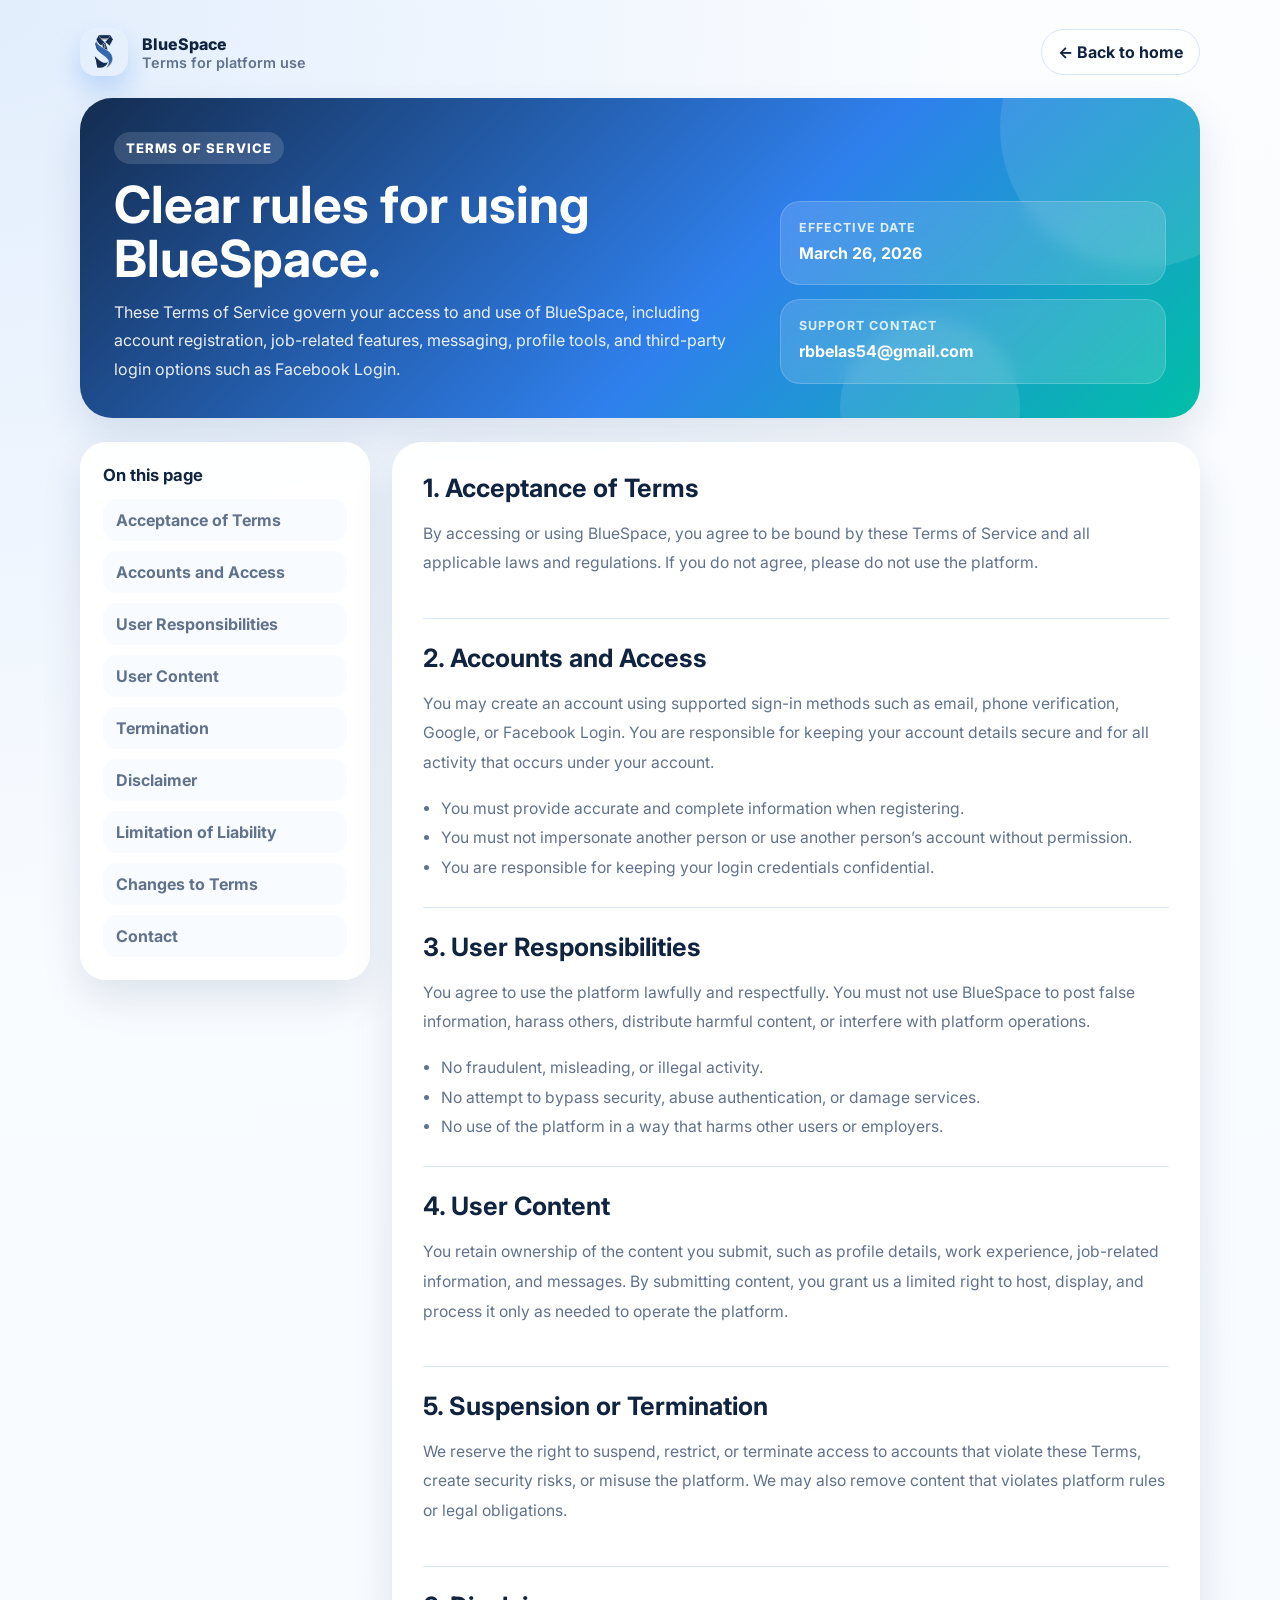
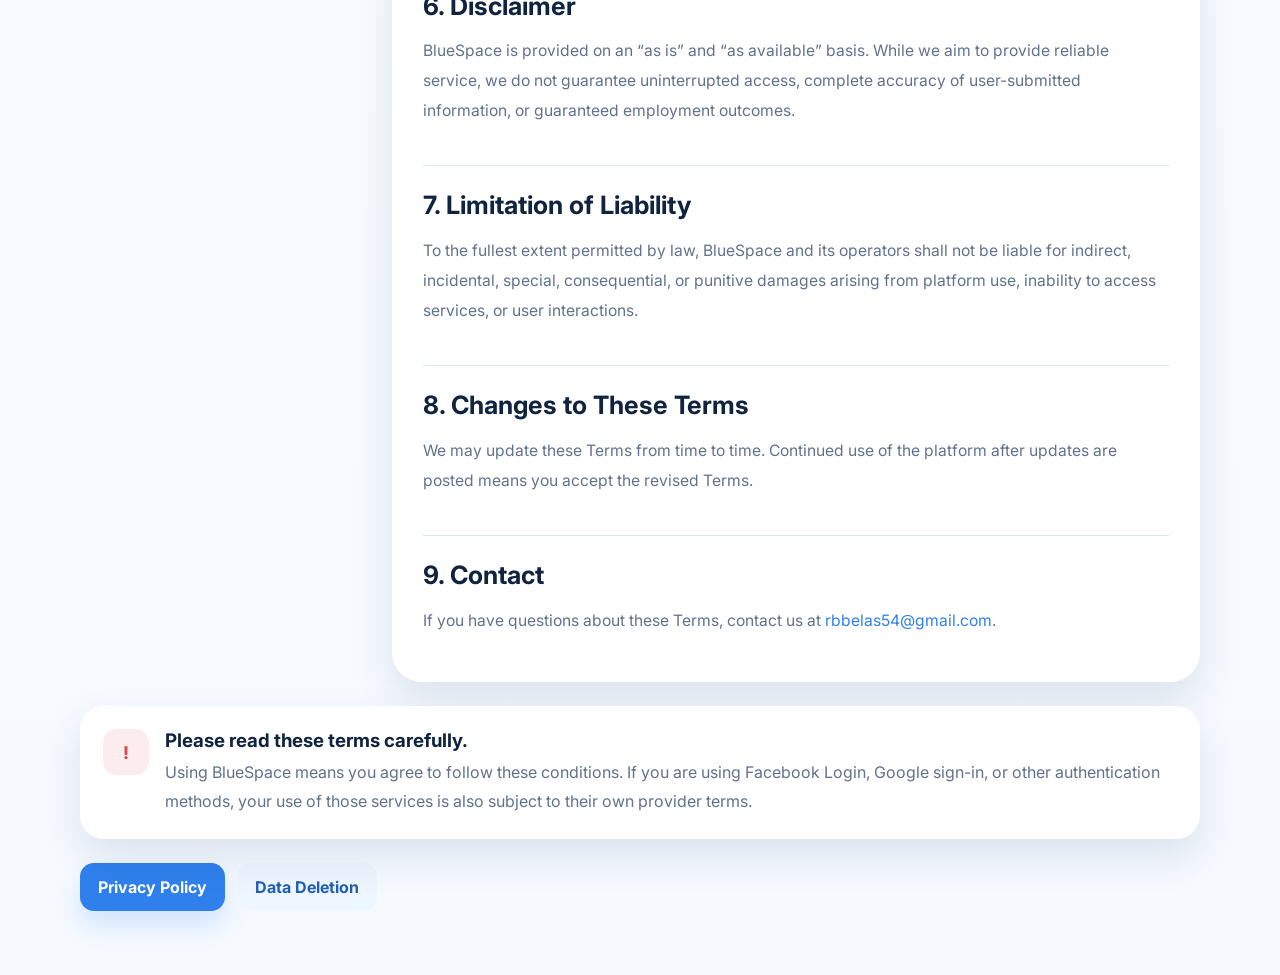
<file: terms.html>
<!DOCTYPE html>
<html lang="en">

<head>
  <meta charset="UTF-8" />
  <meta name="viewport" content="width=device-width, initial-scale=1.0" />
  <title>Terms of Service | BlueSpace</title>
  <link rel="preconnect" href="https://fonts.googleapis.com">
  <link rel="preconnect" href="https://fonts.gstatic.com" crossorigin>
  <link href="https://fonts.googleapis.com/css2?family=Inter:wght@400;500;600;700;800&display=swap" rel="stylesheet">
  <style>
    :root {
      --bg: #f6faff;
      --panel: rgba(255, 255, 255, 0.94);
      --text: #10233f;
      --muted: #60728c;
      --line: #d9e6f7;
      --brand: #2f80ed;
      --brand-dark: #215fb0;
      --accent: #11b39a;
      --danger: #d75050;
      --shadow: 0 18px 40px rgba(21, 57, 109, 0.12);
      --radius: 28px;
      --max: 1120px;
    }

    * {
      box-sizing: border-box;
    }

    body {
      margin: 0;
      font-family: 'Inter', sans-serif;
      color: var(--text);
      background:
        radial-gradient(circle at left top, rgba(47, 128, 237, 0.12), transparent 34%),
        linear-gradient(180deg, #fbfdff 0%, var(--bg) 100%);
    }

    a {
      color: var(--brand);
      text-decoration: none;
    }

    a:hover {
      text-decoration: underline;
    }

    .page {
      padding: 28px 18px 64px;
      min-height: 100vh;
    }

    .shell {
      max-width: var(--max);
      margin: 0 auto;
    }

    .topbar {
      display: flex;
      justify-content: space-between;
      align-items: center;
      gap: 16px;
      flex-wrap: wrap;
      margin-bottom: 22px;
    }

    .brand {
      display: flex;
      align-items: center;
      gap: 14px;
      font-weight: 800;
    }

    .logo {
      width: 48px;
      height: 48px;
      border-radius: 16px;
      box-shadow: 0 14px 26px rgba(47, 128, 237, 0.24);
      object-fit: cover;
    }

    .ghost-link {
      display: inline-flex;
      align-items: center;
      justify-content: center;
      min-height: 46px;
      padding: 0 16px;
      border-radius: 999px;
      border: 1px solid var(--line);
      background: rgba(255, 255, 255, 0.84);
      color: var(--text);
      font-weight: 700;
    }

    .hero {
      border-radius: 32px;
      background: linear-gradient(135deg, #142c50, #2f80ed 58%, #00bfa6);
      color: #fff;
      box-shadow: var(--shadow);
      overflow: hidden;
      position: relative;
      margin-bottom: 24px;
    }

    .hero::before,
    .hero::after {
      content: "";
      position: absolute;
      border-radius: 50%;
      background: rgba(255, 255, 255, 0.1);
    }

    .hero::before {
      width: 280px;
      height: 280px;
      top: -110px;
      right: -80px;
    }

    .hero::after {
      width: 180px;
      height: 180px;
      bottom: -80px;
      right: 180px;
    }

    .hero-inner {
      position: relative;
      z-index: 1;
      padding: 34px;
      display: grid;
      grid-template-columns: 1.25fr .75fr;
      gap: 22px;
      align-items: end;
    }

    .pill {
      display: inline-flex;
      align-items: center;
      gap: 8px;
      padding: 8px 12px;
      border-radius: 999px;
      background: rgba(255, 255, 255, 0.14);
      font-size: .82rem;
      font-weight: 800;
      text-transform: uppercase;
      letter-spacing: .08em;
      margin-bottom: 14px;
    }

    .hero h1 {
      margin: 0 0 12px;
      font-size: clamp(2rem, 4vw, 3.2rem);
      line-height: 1.05;
    }

    .hero p {
      margin: 0;
      color: rgba(255, 255, 255, 0.9);
      line-height: 1.8;
      font-size: 1rem;
    }

    .stats {
      display: grid;
      gap: 14px;
    }

    .stat {
      padding: 18px;
      border-radius: 20px;
      background: rgba(255, 255, 255, 0.14);
      border: 1px solid rgba(255, 255, 255, 0.18);
      backdrop-filter: blur(8px);
    }

    .stat small {
      display: block;
      font-size: .78rem;
      text-transform: uppercase;
      letter-spacing: .08em;
      margin-bottom: 6px;
      opacity: .82;
      font-weight: 700;
    }

    .stat strong {
      display: block;
      font-size: 1rem;
      line-height: 1.6;
    }

    .grid {
      display: grid;
      grid-template-columns: 290px minmax(0, 1fr);
      gap: 22px;
      align-items: start;
    }

    .side,
    .main,
    .notice {
      background: var(--panel);
      border: 1px solid rgba(255, 255, 255, 0.78);
      box-shadow: var(--shadow);
      backdrop-filter: blur(12px);
    }

    .side {
      border-radius: 26px;
      padding: 22px;
      position: sticky;
      top: 20px;
    }

    .side h2 {
      margin: 0 0 14px;
      font-size: 1.04rem;
    }

    .side nav {
      display: grid;
      gap: 10px;
    }

    .side a {
      display: block;
      padding: 11px 13px;
      border-radius: 14px;
      color: var(--muted);
      background: #f8fbff;
      font-weight: 700;
      transition: .2s ease;
    }

    .side a:hover {
      text-decoration: none;
      color: var(--brand-dark);
      transform: translateX(2px);
    }

    .main {
      border-radius: 30px;
      padding: 30px;
    }

    .section {
      padding-bottom: 24px;
      margin-bottom: 24px;
      border-bottom: 1px solid var(--line);
    }

    .section:last-child {
      border-bottom: 0;
      margin-bottom: 0;
      padding-bottom: 0;
    }

    .section h2 {
      margin: 0 0 12px;
      font-size: clamp(1.25rem, 2vw, 1.58rem);
    }

    .section p,
    .section li {
      color: var(--muted);
      line-height: 1.9;
      font-size: .98rem;
    }

    .section ul {
      margin: 12px 0 0;
      padding-left: 18px;
    }

    .notice {
      margin-top: 24px;
      border-radius: 24px;
      padding: 22px;
      display: flex;
      gap: 16px;
      align-items: flex-start;
    }

    .notice-icon {
      width: 46px;
      height: 46px;
      border-radius: 14px;
      display: grid;
      place-items: center;
      flex: 0 0 auto;
      background: rgba(215, 80, 80, 0.1);
      color: var(--danger);
      font-size: 1.1rem;
      font-weight: 800;
    }

    .notice h3 {
      margin: 0 0 6px;
    }

    .notice p {
      margin: 0;
      color: var(--muted);
      line-height: 1.8;
    }

    .footer-links {
      margin-top: 24px;
      display: flex;
      gap: 12px;
      flex-wrap: wrap;
    }

    .btn {
      display: inline-flex;
      align-items: center;
      justify-content: center;
      min-height: 48px;
      padding: 0 18px;
      border-radius: 14px;
      font-weight: 700;
      text-decoration: none;
    }

    .btn-primary {
      background: var(--brand);
      color: #fff;
      box-shadow: 0 14px 26px rgba(47, 128, 237, 0.18);
    }

    .btn-secondary {
      background: #eef6ff;
      color: var(--brand-dark);
    }

    @media (max-width: 960px) {

      .hero-inner,
      .grid {
        grid-template-columns: 1fr;
      }

      .side {
        position: static;
      }
    }

    @media (max-width: 640px) {
      .page {
        padding: 18px 12px 44px;
      }

      .hero,
      .main,
      .side,
      .notice {
        border-radius: 22px;
      }

      .hero-inner,
      .main {
        padding: 22px 18px;
      }

      .side,
      .notice {
        padding: 18px;
      }

      .ghost-link {
        width: 100%;
      }

      .footer-links .btn {
        width: 100%;
      }
    }
  </style>
</head>

<body>
  <div class="page">
    <div class="shell">
      <div class="topbar">
        <div class="brand">
          <img class="logo" src="BlueSpaceIcon.png" alt="BlueSpace Logo" />
          <div>
            <div>BlueSpace</div>
            <div style="font-size:.9rem;color:var(--muted);font-weight:600;">Terms for platform use</div>
          </div>
        </div>
        <a href="\" class="ghost-link">← Back to home</a>
      </div>

      <section class="hero">
        <div class="hero-inner">
          <div>
            <div class="pill">Terms of Service</div>
            <h1>Clear rules for using BlueSpace.</h1>
            <p>These Terms of Service govern your access to and use of BlueSpace, including account registration,
              job-related features, messaging, profile tools, and third-party login options such as Facebook Login.</p>
          </div>
          <div class="stats">
            <div class="stat">
              <small>Effective date</small>
              <strong>March 26, 2026</strong>
            </div>
            <div class="stat">
              <small>Support contact</small>
              <strong>rbbelas54@gmail.com</strong>
            </div>
          </div>
        </div>
      </section>

      <div class="grid">
        <aside class="side">
          <h2>On this page</h2>
          <nav>
            <a href="#acceptance">Acceptance of Terms</a>
            <a href="#accounts">Accounts and Access</a>
            <a href="#responsibilities">User Responsibilities</a>
            <a href="#content">User Content</a>
            <a href="#termination">Termination</a>
            <a href="#disclaimer">Disclaimer</a>
            <a href="#liability">Limitation of Liability</a>
            <a href="#changes">Changes to Terms</a>
            <a href="#contact">Contact</a>
          </nav>
        </aside>

        <main class="main">
          <section class="section" id="acceptance">
            <h2>1. Acceptance of Terms</h2>
            <p>By accessing or using BlueSpace, you agree to be bound by these Terms of Service and all applicable laws
              and regulations. If you do not agree, please do not use the platform.</p>
          </section>

          <section class="section" id="accounts">
            <h2>2. Accounts and Access</h2>
            <p>You may create an account using supported sign-in methods such as email, phone verification, Google, or
              Facebook Login. You are responsible for keeping your account details secure and for all activity that
              occurs under your account.</p>
            <ul>
              <li>You must provide accurate and complete information when registering.</li>
              <li>You must not impersonate another person or use another person’s account without permission.</li>
              <li>You are responsible for keeping your login credentials confidential.</li>
            </ul>
          </section>

          <section class="section" id="responsibilities">
            <h2>3. User Responsibilities</h2>
            <p>You agree to use the platform lawfully and respectfully. You must not use BlueSpace to post false
              information, harass others, distribute harmful content, or interfere with platform operations.</p>
            <ul>
              <li>No fraudulent, misleading, or illegal activity.</li>
              <li>No attempt to bypass security, abuse authentication, or damage services.</li>
              <li>No use of the platform in a way that harms other users or employers.</li>
            </ul>
          </section>

          <section class="section" id="content">
            <h2>4. User Content</h2>
            <p>You retain ownership of the content you submit, such as profile details, work experience, job-related
              information, and messages. By submitting content, you grant us a limited right to host, display, and
              process it only as needed to operate the platform.</p>
          </section>

          <section class="section" id="termination">
            <h2>5. Suspension or Termination</h2>
            <p>We reserve the right to suspend, restrict, or terminate access to accounts that violate these Terms,
              create security risks, or misuse the platform. We may also remove content that violates platform rules or
              legal obligations.</p>
          </section>

          <section class="section" id="disclaimer">
            <h2>6. Disclaimer</h2>
            <p>BlueSpace is provided on an “as is” and “as available” basis. While we aim to provide reliable service,
              we do not guarantee uninterrupted access, complete accuracy of user-submitted information, or guaranteed
              employment outcomes.</p>
          </section>

          <section class="section" id="liability">
            <h2>7. Limitation of Liability</h2>
            <p>To the fullest extent permitted by law, BlueSpace and its operators shall not be liable for indirect,
              incidental, special, consequential, or punitive damages arising from platform use, inability to access
              services, or user interactions.</p>
          </section>

          <section class="section" id="changes">
            <h2>8. Changes to These Terms</h2>
            <p>We may update these Terms from time to time. Continued use of the platform after updates are posted means
              you accept the revised Terms.</p>
          </section>

          <section class="section" id="contact">
            <h2>9. Contact</h2>
            <p>If you have questions about these Terms, contact us at <a
                href="mailto:rbbelas54@gmail.com">rbbelas54@gmail.com</a>.</p>
          </section>
        </main>
      </div>

      <section class="notice">
        <div class="notice-icon">!</div>
        <div>
          <h3>Please read these terms carefully.</h3>
          <p>Using BlueSpace means you agree to follow these conditions. If you are using Facebook Login, Google
            sign-in, or other authentication methods, your use of those services is also subject to their own provider
            terms.</p>
        </div>
      </section>

      <div class="footer-links">
        <a class="btn btn-primary" href="privacy.html">Privacy Policy</a>
        <a class="btn btn-secondary" href="delete.html">Data Deletion</a>
      </div>
    </div>
  </div>
</body>

</html>
</file>
